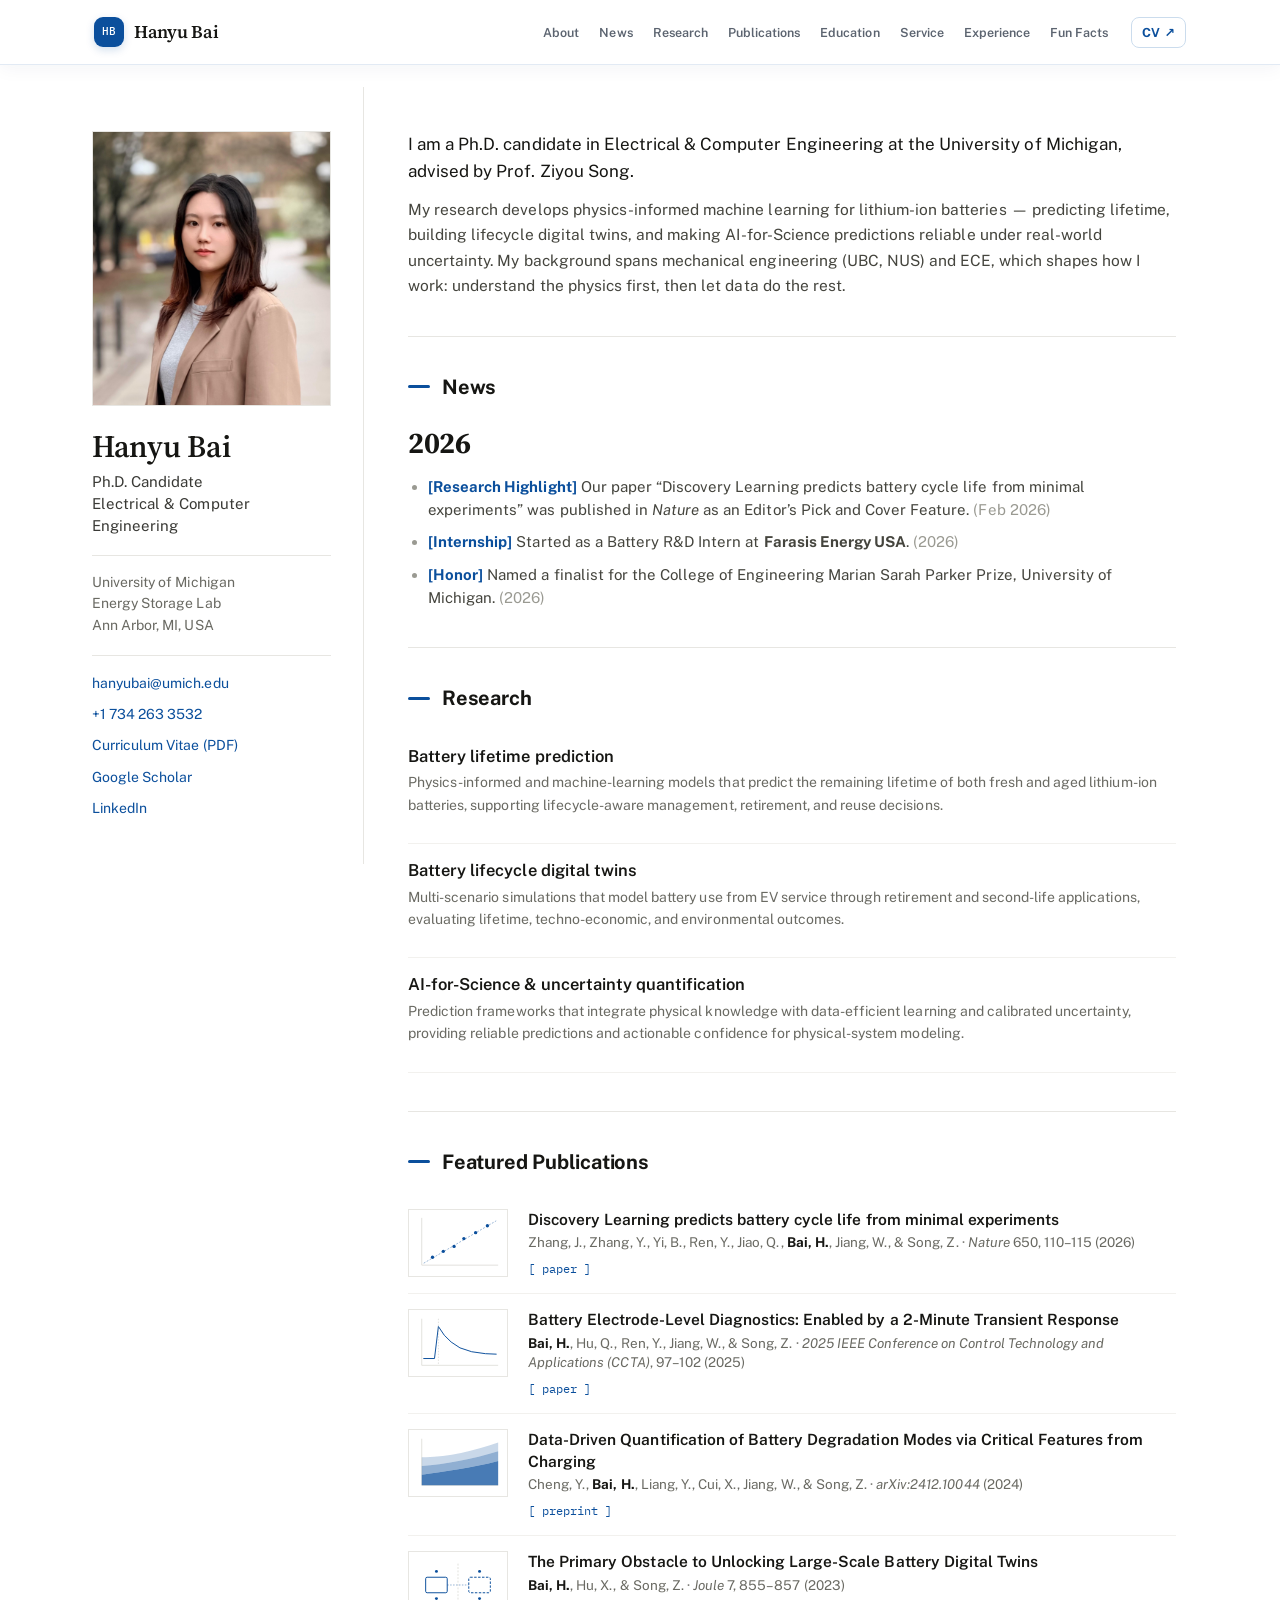
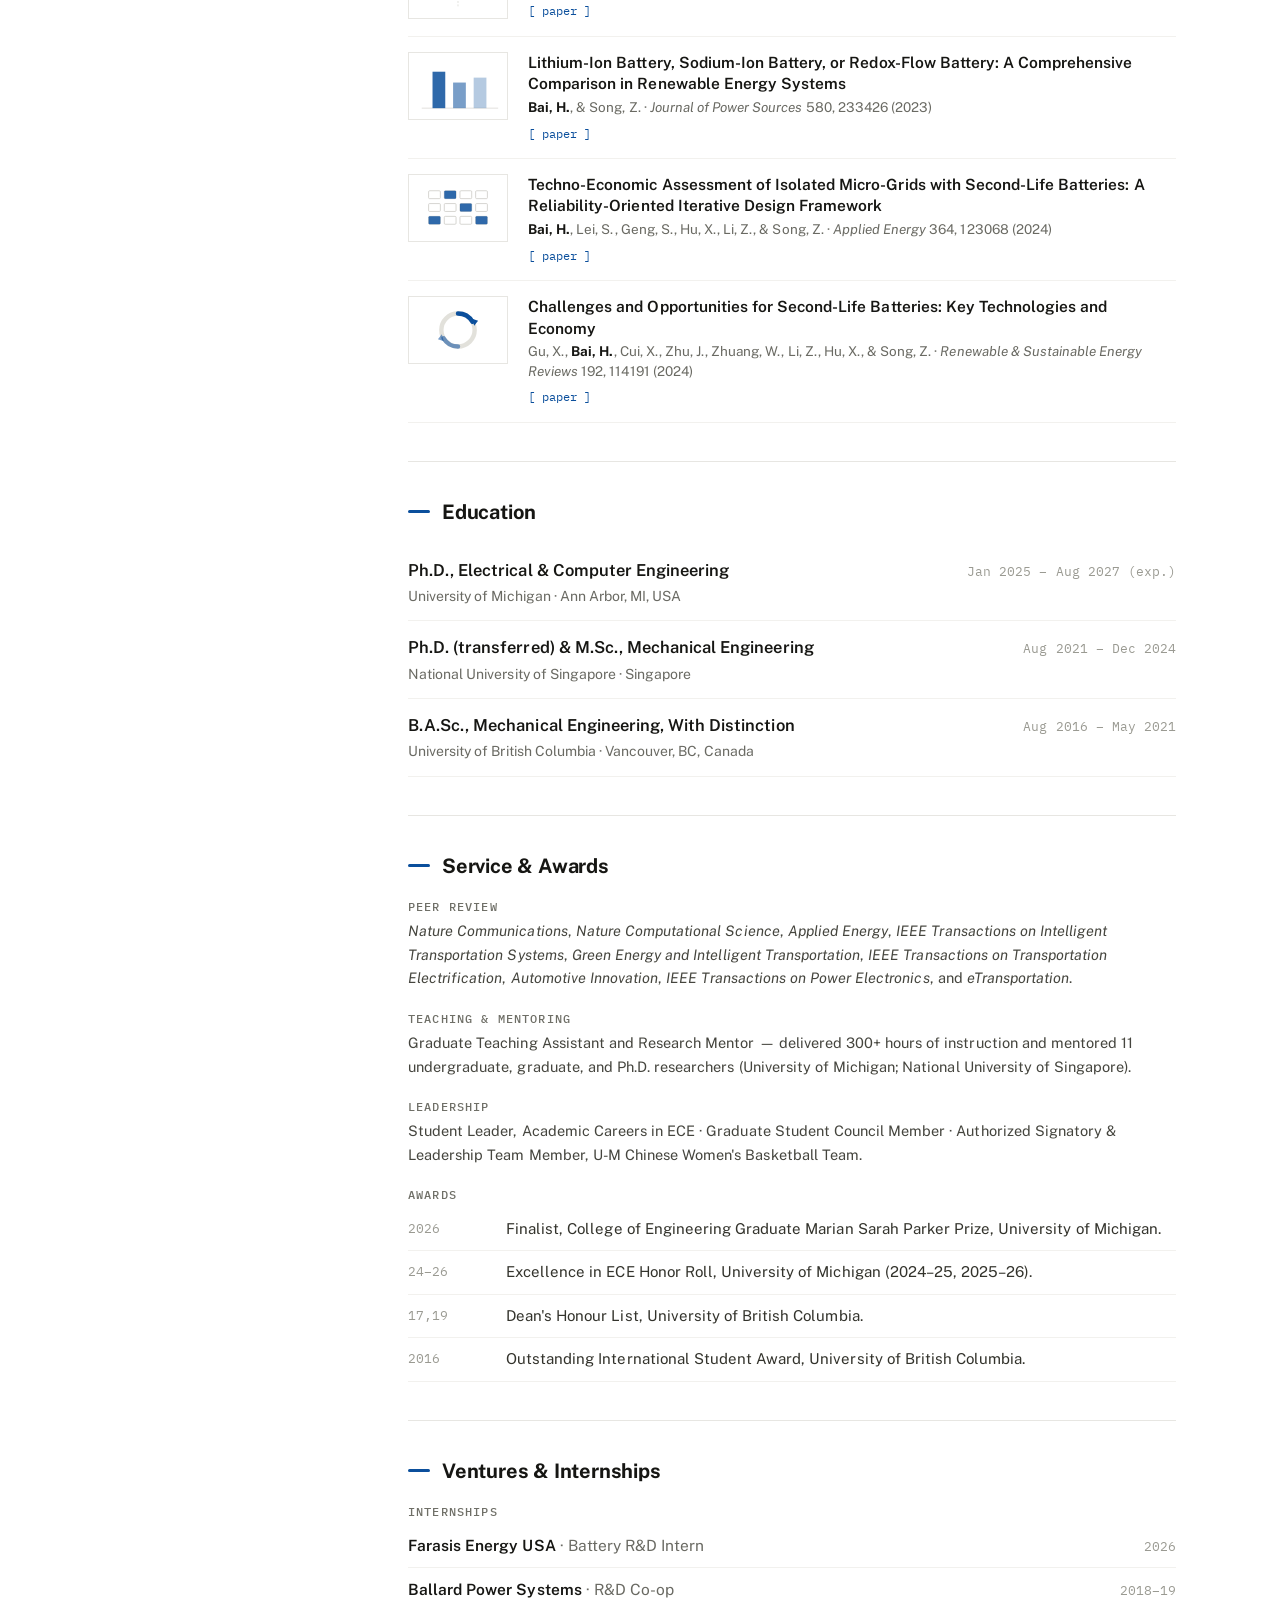
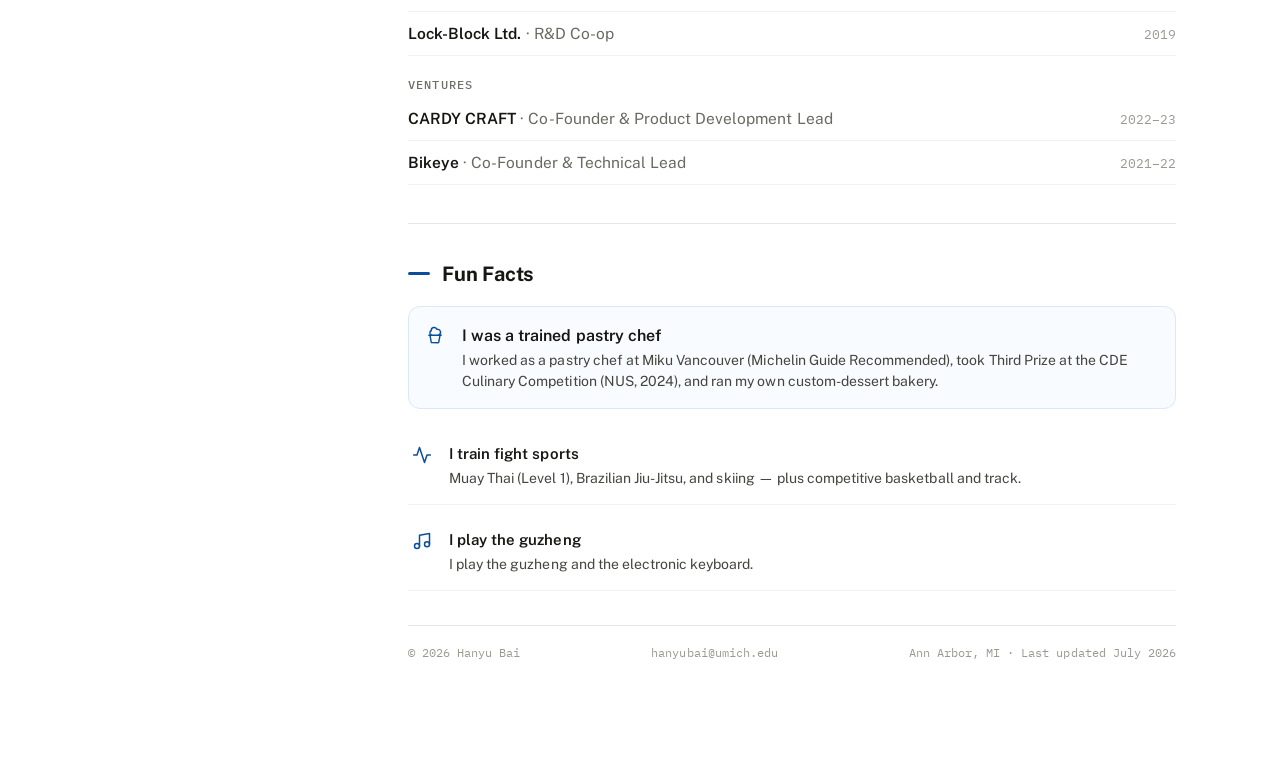
<file: index.html>
<!DOCTYPE html>
<html lang="en">
<head>
  <meta charset="UTF-8">
  <meta name="viewport" content="width=device-width, initial-scale=1.0">

  <title>Hanyu Bai — Electrical &amp; Computer Engineering, University of Michigan</title>
  <meta name="description" content="Hanyu Bai is a Ph.D. candidate in Electrical & Computer Engineering at the University of Michigan, working on physics-informed machine learning for lithium-ion batteries.">

  <link rel="preconnect" href="https://fonts.googleapis.com">
  <link rel="preconnect" href="https://fonts.gstatic.com" crossorigin>
  <link href="https://fonts.googleapis.com/css2?family=Public+Sans:wght@400;500;600;700&family=Source+Serif+4:opsz,wght@8..60,400;8..60,500;8..60,600;8..60,700&family=IBM+Plex+Mono:wght@400;500&display=swap" rel="stylesheet">

  <link rel="stylesheet" href="styles.css">
  <link rel="stylesheet" href="site-fixes.css?v=20260704">
</head>
<body>
<header class="topbar">
  <div class="topbar-inner">
    <a class="brand" href="#about" aria-label="Go to the About section">
      <span class="brand-mark" aria-hidden="true">HB</span>
      <span class="brand-name">Hanyu Bai</span>
    </a>

    <nav class="topnav" aria-label="Sections">
      <a href="#about">About</a>
      <a href="#news">News</a>
      <a href="#research">Research</a>
      <a href="#publications">Publications</a>
      <a href="#education">Education</a>
      <a href="#service">Service</a>
      <a href="#experience">Experience</a>
      <a href="#funfacts">Fun Facts</a>
    </nav>

    <a class="nav-cv" href="assets/CV.pdf" target="_blank" rel="noopener">CV <span aria-hidden="true">↗</span></a>
  </div>
</header>
<div class="page">

  <!-- ================================================================
       SIDEBAR  —  photo, name, contact, in-page navigation
       ================================================================ -->
  <aside class="sidebar">
    <img class="portrait" src="assets/portrait.jpg" alt="Portrait of Hanyu Bai">

    <h1 class="name">Hanyu Bai</h1>
    <div class="role">Ph.D. Candidate</div>
    <div class="role">Electrical &amp; Computer Engineering</div>

    <div class="affil">
      University of Michigan<br>
      Energy Storage Lab<br>
      Ann Arbor, MI, USA
    </div>

    <!-- Contact & profile links — edit URLs to your real profiles -->
    <ul class="contact">
      <li><a href="mailto:hanyubai@umich.edu">hanyubai@umich.edu</a></li>
      <li><a href="tel:+17342633532">+1 734 263 3532</a></li>
      <li><a href="assets/CV.pdf">Curriculum Vitae (PDF)</a></li>
      <li><a href="#" target="_blank" rel="noopener">Google Scholar</a></li>
      <li><a href="#" target="_blank" rel="noopener">LinkedIn</a></li>
    </ul>
  </aside>

  <!-- ================================================================
       MAIN COLUMN
       ================================================================ -->
  <main class="main">

    <!-- ABOUT ------------------------------------------------------- -->
    <section class="section" id="about">
      <p class="lead">I am a Ph.D. candidate in Electrical &amp; Computer Engineering at the University of Michigan, advised by Prof. Ziyou Song.</p>
      <p class="para">My research develops physics-informed machine learning for lithium-ion batteries — predicting lifetime, building lifecycle digital twins, and making AI-for-Science predictions reliable under real-world uncertainty. My background spans mechanical engineering (UBC, NUS) and ECE, which shapes how I work: understand the physics first, then let data do the rest.</p>
    </section>

    <!-- NEWS (lab-style: year heading + tagged bullets) ------------ -->
    <section class="section" id="news">
      <h2>News</h2>
      <div class="news-year">2026</div>
      <ul class="newslist">
        <!-- <li><span class="tag">[Award]</span> Our paper “Battery Electrode-Level Diagnostics: Enabled by a 2-Minute Transient Response” won the 2026 IEEE Control Systems Society <b>Best CCTA Paper Award</b>. <span class="date">(Mar 2026)</span></li> -->
        <li><span class="tag">[Research Highlight]</span> Our paper “Discovery Learning predicts battery cycle life from minimal experiments” was published in <i>Nature</i> as an Editor’s Pick and Cover Feature. <span class="date">(Feb 2026)</span></li>
        <li><span class="tag">[Internship]</span> Started as a Battery R&amp;D Intern at <b>Farasis Energy USA</b>. <span class="date">(2026)</span></li>
        <li><span class="tag">[Honor]</span> Named a finalist for the College of Engineering Marian Sarah Parker Prize, University of Michigan. <span class="date">(2026)</span></li>
      </ul>
      <!-- <div class="news-year">2025</div>
      <ul class="newslist">
        <li><span class="tag">[New Position]</span> Joined the University of Michigan ECE Ph.D. program. <span class="date">(Jan 2025)</span></li>
      </ul> -->
    </section>

    <!-- RESEARCH (科研相关) ----------------------------------------- -->
    <section class="section" id="research">
      <h2>Research</h2>
      <div class="entry">
        <div class="entry-title">Battery lifetime prediction</div>
        <p class="entry-sub">Physics-informed and machine-learning models that predict the remaining lifetime of both fresh and aged lithium-ion batteries, supporting lifecycle-aware management, retirement, and reuse decisions.</p>
      </div>
      <div class="entry">
        <div class="entry-title">Battery lifecycle digital twins</div>
        <p class="entry-sub">Multi-scenario simulations that model battery use from EV service through retirement and second-life applications, evaluating lifetime, techno-economic, and environmental outcomes.</p>
      </div>
      <div class="entry">
        <div class="entry-title">AI-for-Science &amp; uncertainty quantification</div>
        <p class="entry-sub">Prediction frameworks that integrate physical knowledge with data-efficient learning and calibrated uncertainty, providing reliable predictions and actionable confidence for physical-system modeling.</p>
      </div>
    </section>

    <!-- FEATURED PUBLICATIONS --------------------------------------- -->
    <section class="section" id="publications">
      <h2>Featured Publications</h2>
      <div class="pubs">

        <article class="pub">
          <img class="pub-fig" src="assets/paper1.svg" alt="">
          <div>
            <div class="pub-title">Discovery Learning predicts battery cycle life from minimal experiments</div>
            <div class="pub-meta">Zhang, J., Zhang, Y., Yi, B., Ren, Y., Jiao, Q., <b>Bai, H.</b>, Jiang, W., &amp; Song, Z. · <i>Nature</i> 650, 110–115 (2026)</div>
            <div class="pub-links"><a href="https://www.nature.com/articles/s41586-025-09951-7" target="_blank" rel="noopener">[ paper ]</a></div>
          </div>
        </article>

        <article class="pub">
          <img class="pub-fig" src="assets/paper2.svg" alt="">
          <div>
            <div class="pub-title">Battery Electrode-Level Diagnostics: Enabled by a 2-Minute Transient Response</div>
            <div class="pub-meta"><b>Bai, H.</b>, Hu, Q., Ren, Y., Jiang, W., &amp; Song, Z. · <i>2025 IEEE Conference on Control Technology and Applications (CCTA)</i>, 97–102 (2025)</div>
            <div class="pub-links"><a href="https://doi.org/10.1109/CCTA53793.2025.11151401" target="_blank" rel="noopener">[ paper ]</a></div>
          </div>
        </article>

        <article class="pub">
          <img class="pub-fig" src="assets/paper3.svg" alt="">
          <div>
            <div class="pub-title">Data-Driven Quantification of Battery Degradation Modes via Critical Features from Charging</div>
            <div class="pub-meta">Cheng, Y., <b>Bai, H.</b>, Liang, Y., Cui, X., Jiang, W., &amp; Song, Z. · <i>arXiv:2412.10044</i> (2024)</div>
            <div class="pub-links"><a href="https://arxiv.org/abs/2412.10044" target="_blank" rel="noopener">[ preprint ]</a></div>
          </div>
        </article>

        <article class="pub">
          <img class="pub-fig" src="assets/paper4.svg" alt="">
          <div>
            <div class="pub-title">The Primary Obstacle to Unlocking Large-Scale Battery Digital Twins</div>
            <div class="pub-meta"><b>Bai, H.</b>, Hu, X., &amp; Song, Z. · <i>Joule</i> 7, 855–857 (2023)</div>
            <div class="pub-links"><a href="https://doi.org/10.1016/j.joule.2023.04.001" target="_blank" rel="noopener">[ paper ]</a></div>
          </div>
        </article>

        <article class="pub">
          <img class="pub-fig" src="assets/paper5.svg" alt="">
          <div>
            <div class="pub-title">Lithium-Ion Battery, Sodium-Ion Battery, or Redox-Flow Battery: A Comprehensive Comparison in Renewable Energy Systems</div>
            <div class="pub-meta"><b>Bai, H.</b>, &amp; Song, Z. · <i>Journal of Power Sources</i> 580, 233426 (2023)</div>
            <div class="pub-links"><a href="https://doi.org/10.1016/j.jpowsour.2023.233426" target="_blank" rel="noopener">[ paper ]</a></div>
          </div>
        </article>

        <article class="pub">
          <img class="pub-fig" src="assets/paper6.svg" alt="">
          <div>
            <div class="pub-title">Techno-Economic Assessment of Isolated Micro-Grids with Second-Life Batteries: A Reliability-Oriented Iterative Design Framework</div>
            <div class="pub-meta"><b>Bai, H.</b>, Lei, S., Geng, S., Hu, X., Li, Z., &amp; Song, Z. · <i>Applied Energy</i> 364, 123068 (2024)</div>
            <div class="pub-links"><a href="https://doi.org/10.1016/j.apenergy.2024.123068" target="_blank" rel="noopener">[ paper ]</a></div>
          </div>
        </article>

        <article class="pub">
          <img class="pub-fig" src="assets/paper8.svg" alt="">
          <div>
            <div class="pub-title">Challenges and Opportunities for Second-Life Batteries: Key Technologies and Economy</div>
            <div class="pub-meta">Gu, X., <b>Bai, H.</b>, Cui, X., Zhu, J., Zhuang, W., Li, Z., Hu, X., &amp; Song, Z. · <i>Renewable &amp; Sustainable Energy Reviews</i> 192, 114191 (2024)</div>
            <div class="pub-links"><a href="https://doi.org/10.1016/j.rser.2023.114191" target="_blank" rel="noopener">[ paper ]</a></div>
          </div>
        </article>

      </div>
    </section>

    <!-- EDUCATION --------------------------------------------------- -->
    <section class="section" id="education">
      <h2>Education</h2>
      <div class="entry">
        <div class="entry-head"><span class="entry-title">Ph.D., Electrical &amp; Computer Engineering</span><span class="entry-date">Jan 2025 – Aug 2027 (exp.)</span></div>
        <div class="entry-sub">University of Michigan · Ann Arbor, MI, USA</div>
      </div>
      <div class="entry">
        <div class="entry-head"><span class="entry-title">Ph.D. (transferred) &amp; M.Sc., Mechanical Engineering</span><span class="entry-date">Aug 2021 – Dec 2024</span></div>
        <div class="entry-sub">National University of Singapore · Singapore</div>
      </div>
      <div class="entry">
        <div class="entry-head"><span class="entry-title">B.A.Sc., Mechanical Engineering, With Distinction</span><span class="entry-date">Aug 2016 – May 2021</span></div>
        <div class="entry-sub">University of British Columbia · Vancouver, BC, Canada</div>
      </div>
    </section>

    <!-- SERVICE & AWARDS (科研服务：审稿 / TA / 获奖) ---------------- -->
    <section class="section" id="service">
      <h2>Service &amp; Awards</h2>

      <div class="sublabel">Peer Review</div>
      <p class="para" style="margin:2px 0 0; font-size:14.5px; color:var(--body);"><i>Nature Communications</i>, <i>Nature Computational Science</i>, <i>Applied Energy</i>, <i>IEEE Transactions on Intelligent Transportation Systems</i>, <i>Green Energy and Intelligent Transportation</i>, <i>IEEE Transactions on Transportation Electrification</i>, <i>Automotive Innovation</i>, <i>IEEE Transactions on Power Electronics</i>, and <i>eTransportation</i>.</p>

      <div class="sublabel">Teaching &amp; Mentoring</div>
      <p class="para" style="margin:2px 0 0; font-size:14.5px; color:var(--body);">Graduate Teaching Assistant and Research Mentor — delivered 300+ hours of instruction and mentored 11 undergraduate, graduate, and Ph.D. researchers (University of Michigan; National University of Singapore).</p>

      <div class="sublabel">Leadership</div>
      <p class="para" style="margin:2px 0 0; font-size:14.5px; color:var(--body);">Student Leader, Academic Careers in ECE · Graduate Student Council Member · Authorized Signatory &amp; Leadership Team Member, U-M Chinese Women&#39;s Basketball Team.</p>

      <div class="sublabel">Awards</div>
      <div class="rows">
        <div class="row"><span class="when">2026</span><span class="what">Finalist, College of Engineering Graduate Marian Sarah Parker Prize, University of Michigan.</span></div>
        <div class="row"><span class="when">24–26</span><span class="what">Excellence in ECE Honor Roll, University of Michigan (2024–25, 2025–26).</span></div>
        <div class="row"><span class="when">17,19</span><span class="what">Dean&#39;s Honour List, University of British Columbia.</span></div>
        <div class="row"><span class="when">2016</span><span class="what">Outstanding International Student Award, University of British Columbia.</span></div>
      </div>
    </section>

    <!-- VENTURES & INTERNSHIPS (创业实习经历) ------------------------ -->
    <section class="section" id="experience">
      <h2>Ventures &amp; Internships</h2>

      <div class="sublabel">Internships</div>
      <div class="litem"><span class="co">Farasis Energy USA <span>· Battery R&amp;D Intern</span></span><span class="yr">2026</span></div>
      <div class="litem"><span class="co">Ballard Power Systems <span>· R&amp;D Co-op</span></span><span class="yr">2018–19</span></div>
      <div class="litem"><span class="co">Lock-Block Ltd. <span>· R&amp;D Co-op</span></span><span class="yr">2019</span></div>

      <div class="sublabel">Ventures</div>
      <div class="litem"><span class="co">CARDY CRAFT <span>· Co-Founder &amp; Product Development Lead</span></span><span class="yr">2022–23</span></div>
      <div class="litem"><span class="co">Bikeye <span>· Co-Founder &amp; Technical Lead</span></span><span class="yr">2021–22</span></div>
    </section>

    <!-- PERSONAL INTERESTS (个人兴趣, with icons) -------------------- -->
    <section class="section" id="funfacts">
      <h2>Fun Facts</h2>
      <div class="interest-list" aria-label="Personal interests">

        <div class="interest feature">
          <span class="ic"><svg viewBox="0 0 24 24" fill="none" stroke="currentColor" stroke-width="1.7" stroke-linecap="round" stroke-linejoin="round"><path d="M6 11l1.4 8.1a1 1 0 0 0 1 .9h7.2a1 1 0 0 0 1-.9L18 11"></path><path d="M4.6 11h14.8"></path><path d="M8 11a3 3 0 0 1-.4-5.6A3.3 3.3 0 0 1 14 4a2.8 2.8 0 0 1 2 7"></path></svg></span>
          <div>
            <div class="t">I was a trained pastry chef</div>
            <div class="d">I worked as a pastry chef at Miku Vancouver (Michelin Guide Recommended), took Third Prize at the CDE Culinary Competition (NUS, 2024), and ran my own custom-dessert bakery.</div>
          </div>
        </div>

        <div class="interest">
          <span class="ic"><svg viewBox="0 0 24 24" fill="none" stroke="currentColor" stroke-width="1.8" stroke-linecap="round" stroke-linejoin="round"><path d="M22 12h-4l-3 9L9 3l-3 9H2"></path></svg></span>
          <div>
            <div class="t">I train fight sports</div>
            <div class="d">Muay Thai (Level 1), Brazilian Jiu-Jitsu, and skiing — plus competitive basketball and track.</div>
          </div>
        </div>

        <div class="interest">
          <span class="ic"><svg viewBox="0 0 24 24" fill="none" stroke="currentColor" stroke-width="1.8" stroke-linecap="round" stroke-linejoin="round"><path d="M9 18V5l12-2v13"></path><circle cx="6" cy="18" r="3"></circle><circle cx="18" cy="16" r="3"></circle></svg></span>
          <div>
            <div class="t">I play the guzheng</div>
            <div class="d">I play the guzheng and the electronic keyboard.</div>
          </div>
        </div>

      </div>
    </section>

    <div class="footer">
      <span>© 2026 Hanyu Bai</span>
      <span>hanyubai@umich.edu</span>
      <span>Ann Arbor, MI · Last updated July 2026</span>
    </div>

  </main>
</div>
</body>
</html>
</file>
<file: styles.css>
/* =====================================================================
   Hanyu Bai — personal academic website
   ---------------------------------------------------------------------
   All colours, fonts and spacing knobs live in :root below.
   To restyle the whole site, change these variables once.
   ===================================================================== */

:root {
  /* Colours ---------------------------------------------------------- */
  --accent:  #0b4f9c;   /* links, highlights                            */
  --accent-hover: #083a73;
  --ink:     #1c1c1a;   /* default text                                 */
  --strong:  #161613;   /* headings / titles                           */
  --body:    #45453e;   /* body paragraphs                             */
  --muted:   #6a6a63;   /* secondary text                              */
  --faint:   #9a9a92;   /* dates, captions                             */
  --line:    #e7e6e2;   /* section rules                               */
  --hair:    #f2f1ee;   /* row dividers                                */
  --bg:      #eeeae2;   /* page background ("desk")                    */
  --card:    #ffffff;   /* the site card                              */

  /* Type ------------------------------------------------------------- */
  --serif: 'Source Serif 4', Georgia, 'Times New Roman', serif;
  --sans:  'Public Sans', system-ui, -apple-system, Arial, sans-serif;
  --mono:  'IBM Plex Mono', ui-monospace, 'SFMono-Regular', monospace;

  /* Layout ----------------------------------------------------------- */
  --page-max: 1120px;
  --rail-w:   304px;
}

/* Reset ------------------------------------------------------------- */
* { box-sizing: border-box; }
html { -webkit-text-size-adjust: 100%; scroll-behavior: smooth; }
body {
  margin: 0;
  background: var(--bg);
  color: var(--ink);
  font-family: var(--sans);
  font-size: 16px;
  line-height: 1.6;
  -webkit-font-smoothing: antialiased;
}
a { color: var(--accent); text-decoration: none; }
a:hover { color: var(--accent-hover); text-decoration: underline; text-underline-offset: 2px; }
img { max-width: 100%; display: block; }
h1, h2, h3 { margin: 0; }

/* Page card --------------------------------------------------------- */
.page {
  max-width: var(--page-max);
  margin: 44px auto;
  background: var(--card);
  border: 1px solid var(--line);
  box-shadow: 0 24px 70px rgba(40, 40, 35, .12);
  display: grid;
  grid-template-columns: var(--rail-w) 1fr;
}
.page { margin-top: 32px; margin-bottom: 32px; }

/* =====================================================================
   SIDEBAR
   ===================================================================== */
.sidebar {
  align-self: start;
  position: sticky;
  top: 72px;
  padding: 44px 32px;
  border-right: 1px solid var(--line);
}
.portrait {
  width: 100%;
  aspect-ratio: 1 / 1.15;
  border: 1px solid var(--line);
  object-fit: cover;
  background: #f5f4f1;
}
.name {
  font-family: var(--serif);
  font-weight: 600;
  font-size: 31px;
  line-height: 1.08;
  letter-spacing: -.01em;
  color: var(--strong);
  margin: 24px 0 8px;
}
.role { font-size: 15px; line-height: 1.45; color: #3a3a36; }
.affil {
  font-size: 14px; line-height: 1.55; color: var(--muted);
  margin-top: 18px; padding-top: 16px; border-top: 1px solid var(--line);
}
.contact {
  list-style: none; margin: 18px 0 0; padding: 16px 0 0;
  border-top: 1px solid var(--line);
  display: flex; flex-direction: column; gap: 9px; font-size: 14px;
}
.contact .label { color: var(--faint); font-family: var(--mono); font-size: 11px; letter-spacing: .04em; }

/* In-page navigation */
.nav {
  list-style: none; margin: 22px 0 0; padding: 16px 0 0;
  border-top: 1px solid var(--line);
  display: flex; flex-direction: column; gap: 2px;
}
.nav a {
  display: block; padding: 4px 0;
  font-family: var(--mono); font-size: 12.5px; letter-spacing: .02em;
  color: var(--muted);
}
.nav a:hover { color: var(--accent); text-decoration: none; }

/* =====================================================================
   MAIN COLUMN
   ===================================================================== */
.main { padding: 44px 44px 40px; min-width: 0; }

.lead { font-size: 17px; line-height: 1.6; color: var(--strong); margin: 0 0 12px; }
.lead b { color: var(--strong); }
.para { font-size: 15.5px; line-height: 1.62; color: var(--body); margin: 0 0 12px; }
.interests { font-size: 14.5px; line-height: 1.6; color: var(--muted); }
.interests b { color: var(--strong); }

/* Section separation + headings */
.section { scroll-margin-top: 78px; margin-top: 38px; padding-top: 34px; border-top: 1px solid var(--line); }
.section:first-child { margin-top: 0; padding-top: 0; border-top: none; }
.section > h2 {
  font-family: var(--sans);
  font-size: 20px; font-weight: 700; letter-spacing: -.01em; text-transform: none;
  color: var(--strong);
  margin: 0 0 16px; padding: 0; border-bottom: none;
  display: flex; align-items: center; gap: 12px;
}
.section > h2::before {
  content: ""; flex: none; width: 22px; height: 3px; border-radius: 2px; background: var(--accent);
}

/* Two-line item (education / short experience header) */
.entry { padding: 13px 0; border-bottom: 1px solid var(--hair); }
.entry-head { display: flex; justify-content: space-between; align-items: baseline; gap: 16px; }
.entry-title { font-size: 16.5px; font-weight: 600; color: var(--strong); }
.entry-date { font-family: var(--mono); font-size: 12.5px; color: var(--faint); white-space: nowrap; }
.entry-sub { font-size: 14px; color: var(--muted); margin-top: 2px; }
.entry ul { margin: 10px 0 0; padding-left: 18px; }
.entry li { font-size: 14.5px; line-height: 1.55; color: var(--body); margin-bottom: 5px; }

/* News / honors: date + text rows */
.rows { display: flex; flex-direction: column; }
.row { display: grid; grid-template-columns: 80px 1fr; gap: 18px; padding: 10px 0; border-bottom: 1px solid var(--hair); }
.row .when { font-family: var(--mono); font-size: 12.5px; color: var(--faint); }
.row .what { font-size: 15px; line-height: 1.5; color: #33332c; }
.row .what b { color: var(--strong); }

/* Publications */
.pubs { display: flex; flex-direction: column; }
.pub { display: grid; grid-template-columns: 100px 1fr; gap: 20px; padding: 15px 0; border-bottom: 1px solid var(--hair); align-items: start; }

/* Sub-label inside a section (e.g. Peer Review / Internships) */
.sublabel {
  font-family: var(--mono); font-size: 11.5px; font-weight: 500; letter-spacing: .1em; text-transform: uppercase;
  color: #6f6f67; margin: 20px 0 3px;
}
.sublabel:first-of-type { margin-top: 14px; }

/* Compact one-line rows (companies / ventures) */
.litem {
  display: grid; grid-template-columns: 1fr auto; gap: 16px; align-items: baseline;
  padding: 9px 0; border-bottom: 1px solid var(--hair);
}
.litem .co { font-size: 15.5px; color: var(--strong); font-weight: 600; }
.litem .co span { font-weight: 400; color: var(--muted); }
.litem .yr { font-family: var(--mono); font-size: 12.5px; color: var(--faint); white-space: nowrap; }

/* Interests with icons */
.interest-list { display: flex; flex-direction: column; }
.interest {
  display: grid; grid-template-columns: 26px 1fr; gap: 15px; align-items: start;
  padding: 14px 0; border-bottom: 1px solid var(--hair);
}
.interest .ic { width: 22px; height: 22px; color: var(--accent); margin-top: 1px; }
.interest .ic svg { width: 100%; height: 100%; display: block; }
.interest .t { font-size: 15px; font-weight: 600; color: var(--strong); }
.interest .d { font-size: 14px; line-height: 1.5; color: var(--body); margin-top: 2px; }
.interest.feature {
  background: #f2f6fb; border: 1px solid #d7e3f1; border-radius: 8px;
  padding: 16px 18px; margin-bottom: 10px;
}
.interest.feature .t { font-size: 16px; }

/* News — year-grouped tagged list (lab style) */
.news-year { font-family: var(--serif); font-weight: 700; font-size: 30px; letter-spacing: -.01em; color: var(--strong); margin: 6px 0 8px; }
.newslist { list-style: disc; margin: 0 0 14px; padding-left: 20px; }
.newslist li { font-size: 15px; line-height: 1.55; color: var(--body); margin-bottom: 9px; }
.newslist li::marker { color: var(--faint); }
.newslist .tag { font-weight: 700; color: var(--accent); }
.newslist .date { color: var(--faint); white-space: nowrap; }
.newslist a { color: var(--accent); text-decoration: underline; }
.pub-fig { width: 100px; height: 68px; border: 1px solid var(--line); object-fit: cover; background: #f5f4f1; }
.pub-title { font-size: 15.5px; line-height: 1.4; font-weight: 600; color: var(--strong); }
.pub-meta { font-size: 13.5px; line-height: 1.45; color: var(--muted); margin: 3px 0 6px; }
.pub-meta b { color: var(--strong); }
.pub-links { display: flex; gap: 12px; }
.pub-links a { font-family: var(--mono); font-size: 12px; }

/* Tag-ish inline lists (skills, review venues) */
.deflist { margin: 0; }
.deflist dt { font-size: 13.5px; font-weight: 700; color: var(--strong); margin-top: 16px; }
.deflist dd { margin: 4px 0 0; font-size: 14.5px; line-height: 1.55; color: var(--body); }
.plain { list-style: none; margin: 0; padding: 0; }
.plain li { padding: 11px 0; border-bottom: 1px solid var(--hair); font-size: 14.5px; line-height: 1.55; color: #33332c; }
.plain li b { color: var(--strong); }

.footer {
  font-family: var(--mono); font-size: 11.5px; color: var(--faint);
  margin-top: 34px; padding-top: 18px; border-top: 1px solid var(--line);
  display: flex; flex-wrap: wrap; gap: 6px 18px; justify-content: space-between;
}

/* =====================================================================
   TOP NAVIGATION BAR
   ===================================================================== */
.topbar {
  position: sticky; top: 0; z-index: 30;
  background: rgba(255, 255, 255, .92);
  -webkit-backdrop-filter: blur(6px); backdrop-filter: blur(6px);
  border-bottom: 1px solid var(--line);
}
.topbar-inner {
  max-width: var(--page-max); margin: 0 auto;
  display: flex; align-items: center; justify-content: space-between; gap: 24px;
  height: 56px; padding: 0 28px;
}
.brand { font-family: var(--serif); font-weight: 600; font-size: 18px; letter-spacing: -.01em; }
.brand a { color: var(--strong); }
.brand a:hover { text-decoration: none; }
.topnav { display: flex; flex-wrap: wrap; gap: 2px 22px; }
.topnav a {
  font-family: var(--sans); font-size: 13.5px; font-weight: 500; color: var(--muted);
  padding: 3px 0; border-bottom: 2px solid transparent;
}
.topnav a:hover { color: var(--accent); text-decoration: none; border-bottom-color: var(--accent); }

/* =====================================================================
   RESPONSIVE
   ===================================================================== */
@media (max-width: 880px) {
  .page {
    margin: 0;
    grid-template-columns: 1fr;
    border-left: 0; border-right: 0; box-shadow: none;
  }
  .sidebar {
    position: static;
    border-right: 0; border-bottom: 1px solid var(--line);
    display: grid; grid-template-columns: 132px 1fr; gap: 0 24px; align-items: start;
    padding: 32px 26px;
  }
  .portrait { grid-row: span 5; }
  .name { margin-top: 0; }
  .affil, .contact { grid-column: 2; }
  .main { padding: 34px 26px 40px; }
  .topbar-inner { flex-direction: column; align-items: flex-start; height: auto; gap: 7px; padding: 10px 22px; }
  .topnav { gap: 4px 16px; }
  .topnav a { font-size: 12.5px; }
}
@media (max-width: 560px) {
  .sidebar { grid-template-columns: 1fr; }
  .portrait { max-width: 180px; }
  .affil, .contact { grid-column: 1; }
  .entry-head { flex-direction: column; }
  .row { grid-template-columns: 62px 1fr; gap: 14px; }
  .pub { grid-template-columns: 1fr; }
  .pub-fig { display: none; }
}
</file>
<file: site-fixes.css>
/* =====================================================================
   Visual refresh for Hanyu Bai's academic website
   Add this file beside index.html and styles.css.
   It intentionally overrides only the navigation, type rendering,
   page background, and Fun Facts media sizing.
   ===================================================================== */

:root {
  --page-max: 1160px;
  --nav-h: 64px;
  --accent: #0b4f9c;
  --accent-hover: #083a73;
  --nav-tint: #f4f8fd;
  --nav-border: #e2eaf4;
}

html {
  scroll-padding-top: calc(var(--nav-h) + 22px);
  -webkit-text-size-adjust: 100%;
  text-size-adjust: 100%;
}

body {
  background: #ffffff;
  font-family: "Public Sans", "Helvetica Neue", Arial, sans-serif;
  letter-spacing: 0.002em;
  font-synthesis: none;
  -webkit-font-smoothing: antialiased;
  -moz-osx-font-smoothing: grayscale;
}

/* Remove the heavy card-on-beige treatment so the website reads as a
   lightweight, white academic profile rather than a presentation slide. */
.page {
  margin: 22px auto 54px;
  border: 0;
  box-shadow: none;
}

.sidebar {
  top: calc(var(--nav-h) + 18px);
}

.section {
  scroll-margin-top: calc(var(--nav-h) + 24px);
}

/* -------------------------- Top navigation ------------------------- */
.topbar {
  background: rgba(255, 255, 255, 0.96);
  border-bottom: 1px solid var(--nav-border);
  box-shadow: 0 3px 18px rgba(21, 48, 82, 0.05);
  -webkit-backdrop-filter: saturate(150%) blur(12px);
  backdrop-filter: saturate(150%) blur(12px);
}

.topbar-inner {
  height: var(--nav-h);
  padding: 0 clamp(18px, 3vw, 34px);
  gap: 14px;
  overflow: hidden;
}

.brand {
  display: inline-flex;
  align-items: center;
  gap: 10px;
  flex: 0 0 auto;
  color: var(--strong);
  text-decoration: none;
}

.brand:hover {
  color: var(--strong);
  text-decoration: none;
}

.brand-mark {
  display: inline-grid;
  place-items: center;
  width: 30px;
  height: 30px;
  border-radius: 9px;
  background: var(--accent);
  color: #ffffff;
  font-family: var(--mono);
  font-size: 11px;
  font-weight: 500;
  letter-spacing: 0.04em;
  box-shadow: 0 3px 8px rgba(11, 79, 156, 0.18);
}

.brand-name {
  font-family: var(--serif);
  font-size: 18px;
  font-weight: 600;
  letter-spacing: -0.015em;
}

/* Crucial fix: never wrap the eight links inside a fixed-height header.
   On a narrower viewport, the links scroll horizontally instead. */
.topnav {
  display: flex;
  flex: 1 1 auto;
  flex-wrap: nowrap;
  justify-content: flex-end;
  align-items: center;
  min-width: 0;
  gap: 2px;
  overflow-x: auto;
  overflow-y: hidden;
  white-space: nowrap;
  scrollbar-width: none;
  -webkit-overflow-scrolling: touch;
}

.topnav::-webkit-scrollbar {
  display: none;
}

.topnav a {
  flex: 0 0 auto;
  border-bottom: 0;
  border-radius: 8px;
  padding: 7px 9px;
  font-family: var(--sans);
  font-size: 12.5px;
  font-weight: 600;
  line-height: 1.2;
  color: #5c6470;
  transition: background-color 140ms ease, color 140ms ease;
}

.topnav a:hover,
.topnav a:focus-visible {
  background: var(--nav-tint);
  border-bottom-color: transparent;
  color: var(--accent);
  outline: none;
  text-decoration: none;
}

.nav-cv {
  display: inline-flex;
  align-items: center;
  gap: 4px;
  flex: 0 0 auto;
  border: 1px solid #cbdced;
  border-radius: 8px;
  padding: 7px 10px;
  background: #ffffff;
  color: var(--accent);
  font-family: var(--sans);
  font-size: 12.5px;
  font-weight: 700;
  line-height: 1.2;
  transition: background-color 140ms ease, border-color 140ms ease;
}

.nav-cv:hover,
.nav-cv:focus-visible {
  border-color: var(--accent);
  background: var(--nav-tint);
  color: var(--accent);
  outline: none;
  text-decoration: none;
}

/* --------------------------- Fun Facts ----------------------------- */
#funfacts .interest-list {
  gap: 8px;
}

#funfacts .interest {
  grid-template-columns: 24px minmax(0, 1fr);
  gap: 13px;
  padding: 15px 4px;
}

#funfacts .interest.feature {
  padding: 16px;
  border-radius: 12px;
  background: #f8fbff;
  border-color: #dbe8f6;
}

#funfacts .interest .ic {
  width: 20px;
  height: 20px;
  margin-top: 3px;
}

#funfacts .interest .ic svg {
  display: block;
  width: 100%;
  height: 100%;
  max-width: 100%;
  max-height: 100%;
}

/* This caps any future photo/GIF/illustration dropped into a Fun Facts card.
   It does not change the inline SVG icons already in the current markup. */
#funfacts .interest img,
#funfacts .interest picture > img,
#funfacts .interest-photo {
  width: 76px !important;
  height: 76px !important;
  max-width: 76px !important;
  max-height: 76px !important;
  object-fit: cover;
  border: 1px solid var(--line);
  border-radius: 12px;
}

/* --------------------------- Responsive ---------------------------- */
@media (max-width: 880px) {
  .topbar-inner {
    flex-direction: row;
    align-items: center;
    height: var(--nav-h);
    gap: 10px;
    padding: 0 18px;
  }

  .topnav {
    gap: 2px;
    justify-content: flex-start;
  }

  .topnav a {
    font-size: 12px;
    padding: 7px 8px;
  }
}

@media (max-width: 560px) {
  :root { --nav-h: 58px; }

  .topbar-inner {
    padding: 0 14px;
  }

  .brand-name {
    display: none;
  }

  .brand-mark {
    width: 28px;
    height: 28px;
  }

  .nav-cv {
    display: none;
  }

  #funfacts .interest img,
  #funfacts .interest picture > img,
  #funfacts .interest-photo {
    width: 64px !important;
    height: 64px !important;
    max-width: 64px !important;
    max-height: 64px !important;
  }
}
</file>
